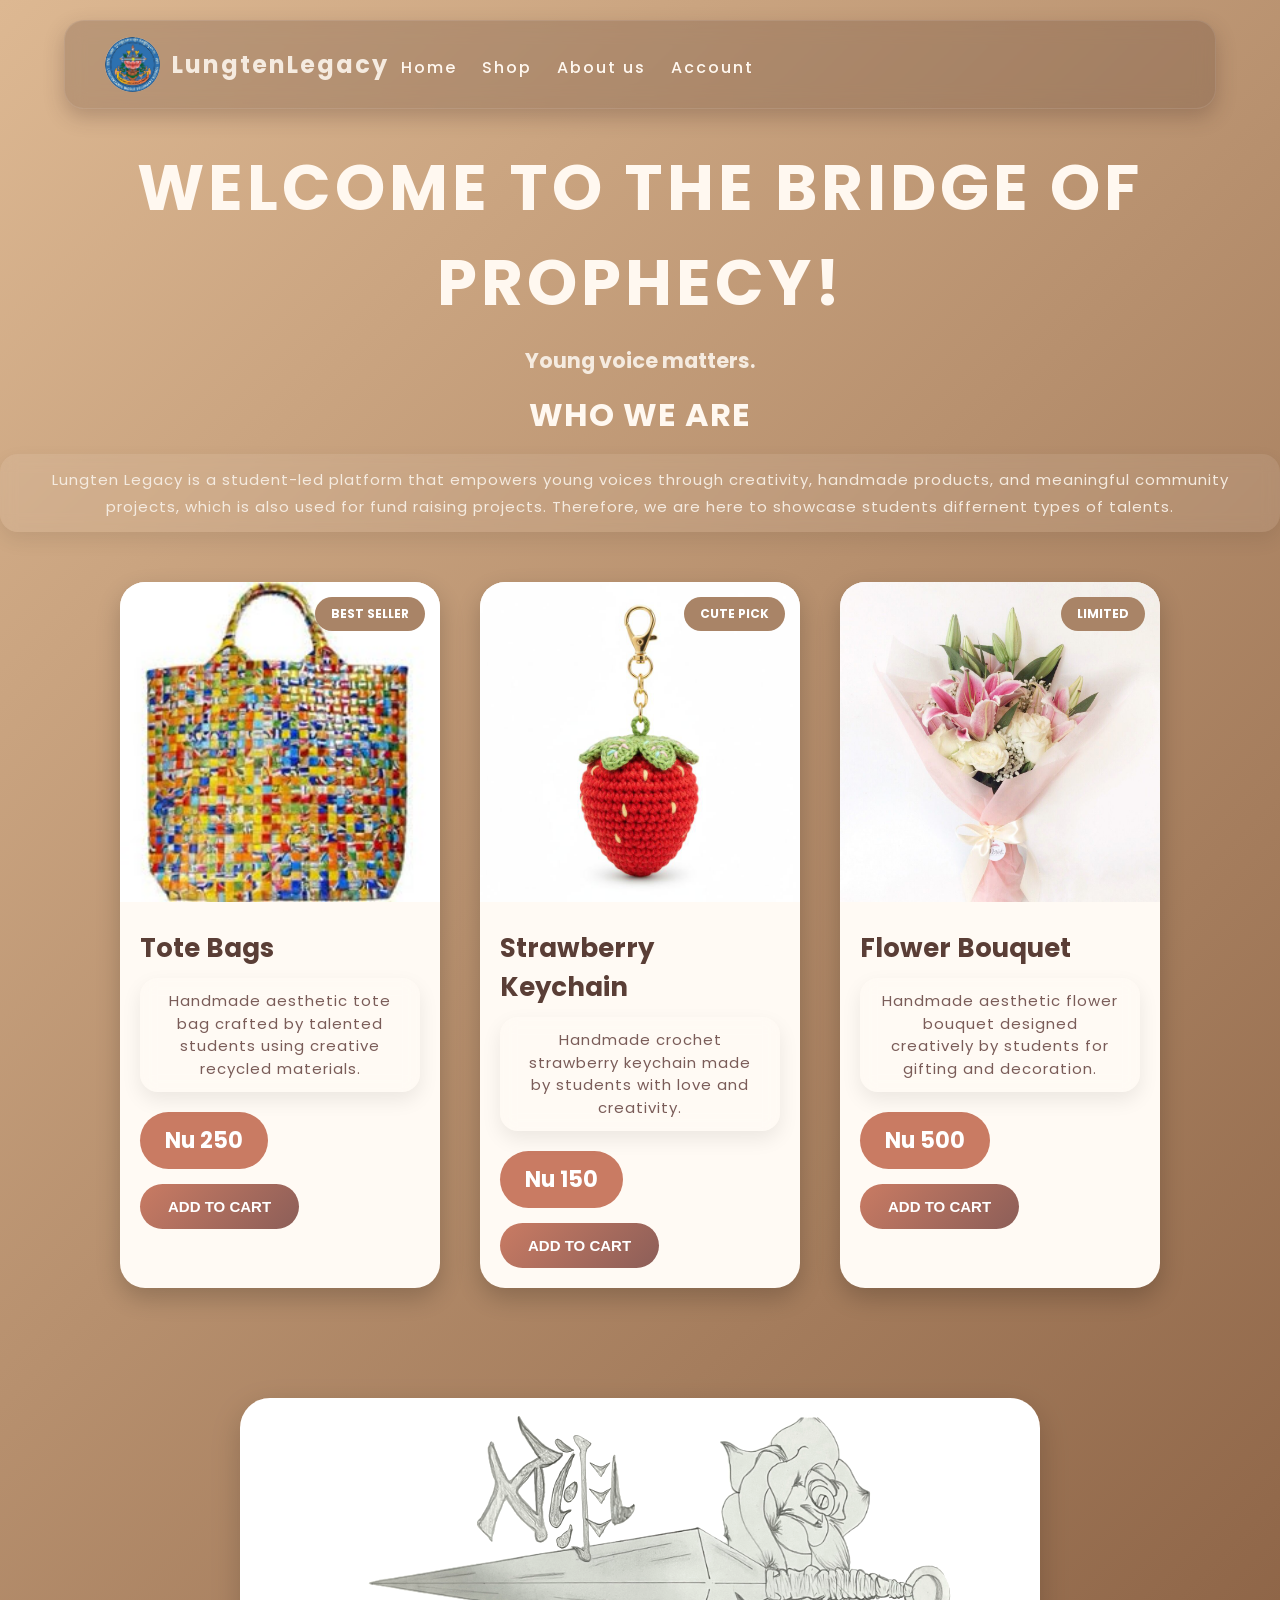
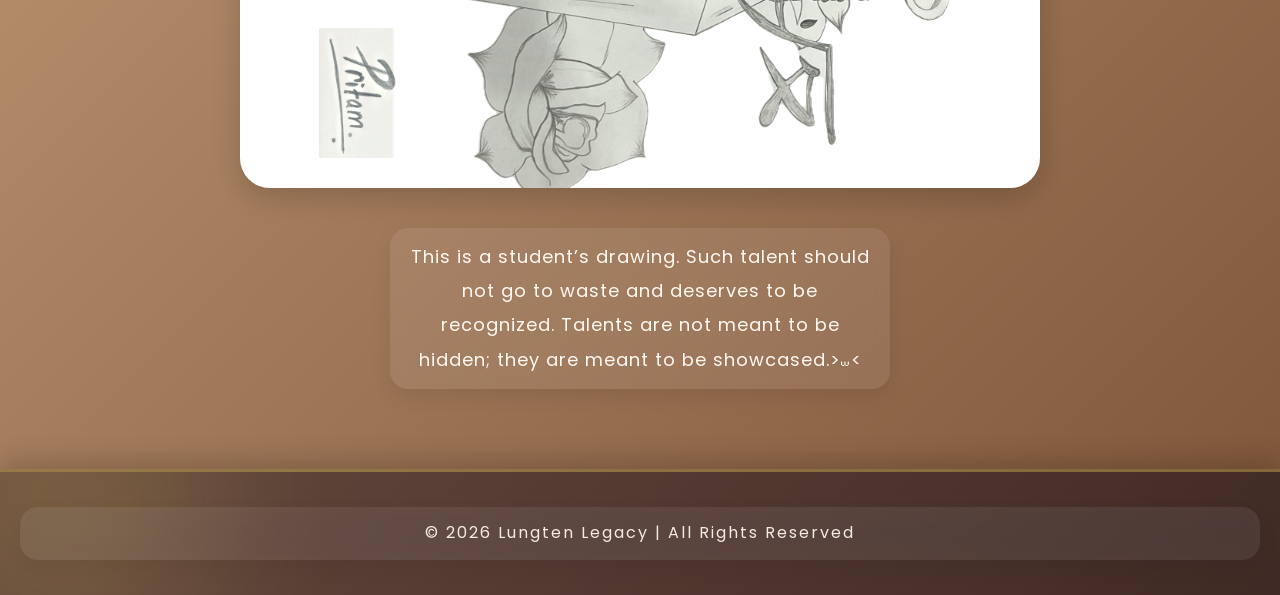
<file: index.html>
<!DOCTYPE html>
<html>
    <head>
        <meta charset="utf-8">
        <title>Lungten Legacy</title>
        <link href="ccd.css" rel="stylesheet">
    </head>
    <body>
        <h1>WELCOME TO THE BRIDGE OF PROPHECY!</h1>
        <h2>Young voice matters.</h2>
        <nav class="navbar">
             <div class="logo">

        <img src="images/lzmss.jpg"alt Lungten Legacy">

    
        <div class="logo">LungtenLegacy</div>
            <ul class="nav-links">
                <li><a href="index.html">Home</a></li>
                <li><a href="shop.html">Shop</a></li>
                <li><a href="about us.html">About us</a></li>
                <li><a href="account.html">Account</a></li>
            </ul>
        </nav>

    </div>


    
<section class="info-section">

    <div class="info-container">

        <div class="info-card">
            <h2>Who We Are</h2>

            <p>
                Lungten Legacy is a student-led platform that empowers
                young voices through creativity, handmade products,
                and meaningful community projects, which is also used
                for fund raising projects. Therefore, we are here to 
                showcase students differnent types of talents.
            </p>
            
        </div>


<div class="product-container">

    <!-- PRODUCT 1 -->

    <div class="product-card">

        <div class="product-image">
            <img src="images/1a2729b138f1a10778e9dfbd4527bf86 (1).jpg" alt="Tote Bags">
            <span class="tag">BEST SELLER</span>
        </div>

        <div class="product-content">

            <h3>Tote Bags</h3>

            <p>
                Handmade aesthetic tote bag crafted by talented students
                using creative recycled materials.
            </p>

            <div class="price">Nu 250</div>

            <div class="Addtocard">
                <button
                type="button"
                class="cart-btn"
                onclick="alert('Tote Bag Added To Cart!')">

                ADD TO CART

                </button>
            </div>

        </div>

    </div>



    <!-- PRODUCT 2 -->

    <div class="product-card">

        <div class="product-image">
            <img src="images/19b5188fc35bf6381f125c8ee6f1a38d.jpg" alt="Strawberry Keychain">
            <span class="tag">CUTE PICK</span>
        </div>

        <div class="product-content">

            <h3>Strawberry Keychain</h3>

            <p>
                Handmade crochet strawberry keychain made by students
                with love and creativity.
            </p>

            <div class="price">Nu 150</div>

            <div class="Addtocard">
                <button
                type="button"
                class="cart-btn"
                onclick="alert('Strawberry Keychain Added To Cart!')">

                ADD TO CART

                </button>
            </div>

        </div>

    </div>

    <!-- PRODUCT 3 -->

    <div class="product-card">

        <div class="product-image">
            <img src="images/b1fbb1e06d55cefb970261c81b5fe62f.jpg" alt="Flower Bouquet">
            <span class="tag">LIMITED</span>
        </div>

        <div class="product-content">

            <h3>Flower Bouquet</h3>

            <p>
                Handmade aesthetic flower bouquet designed creatively
                by students for gifting and decoration.
            </p>

            <div class="price">Nu 500</div>

            <div class="Addtocard">
                <button
                type="button"
                class="cart-btn"
                onclick="alert('Flower Bouquet Added To Cart!')">

                ADD TO CART

                </button>
            </div>

        </div>
 
    </div>

</div>
<div class="image-box">

    <img src="images/CFNT3364.JPG">
    <p>
        This is a student’s drawing. 
        Such talent should not go to waste and deserves to be recognized. 
        Talents are not meant to be hidden; they are meant to be showcased.>⩊<

    </p>

</div>



<footer class="footer-bar">

    <p>
        © 2026 Lungten Legacy | All Rights Reserved
    </p>

</footer>
</body>


</html>
</file>
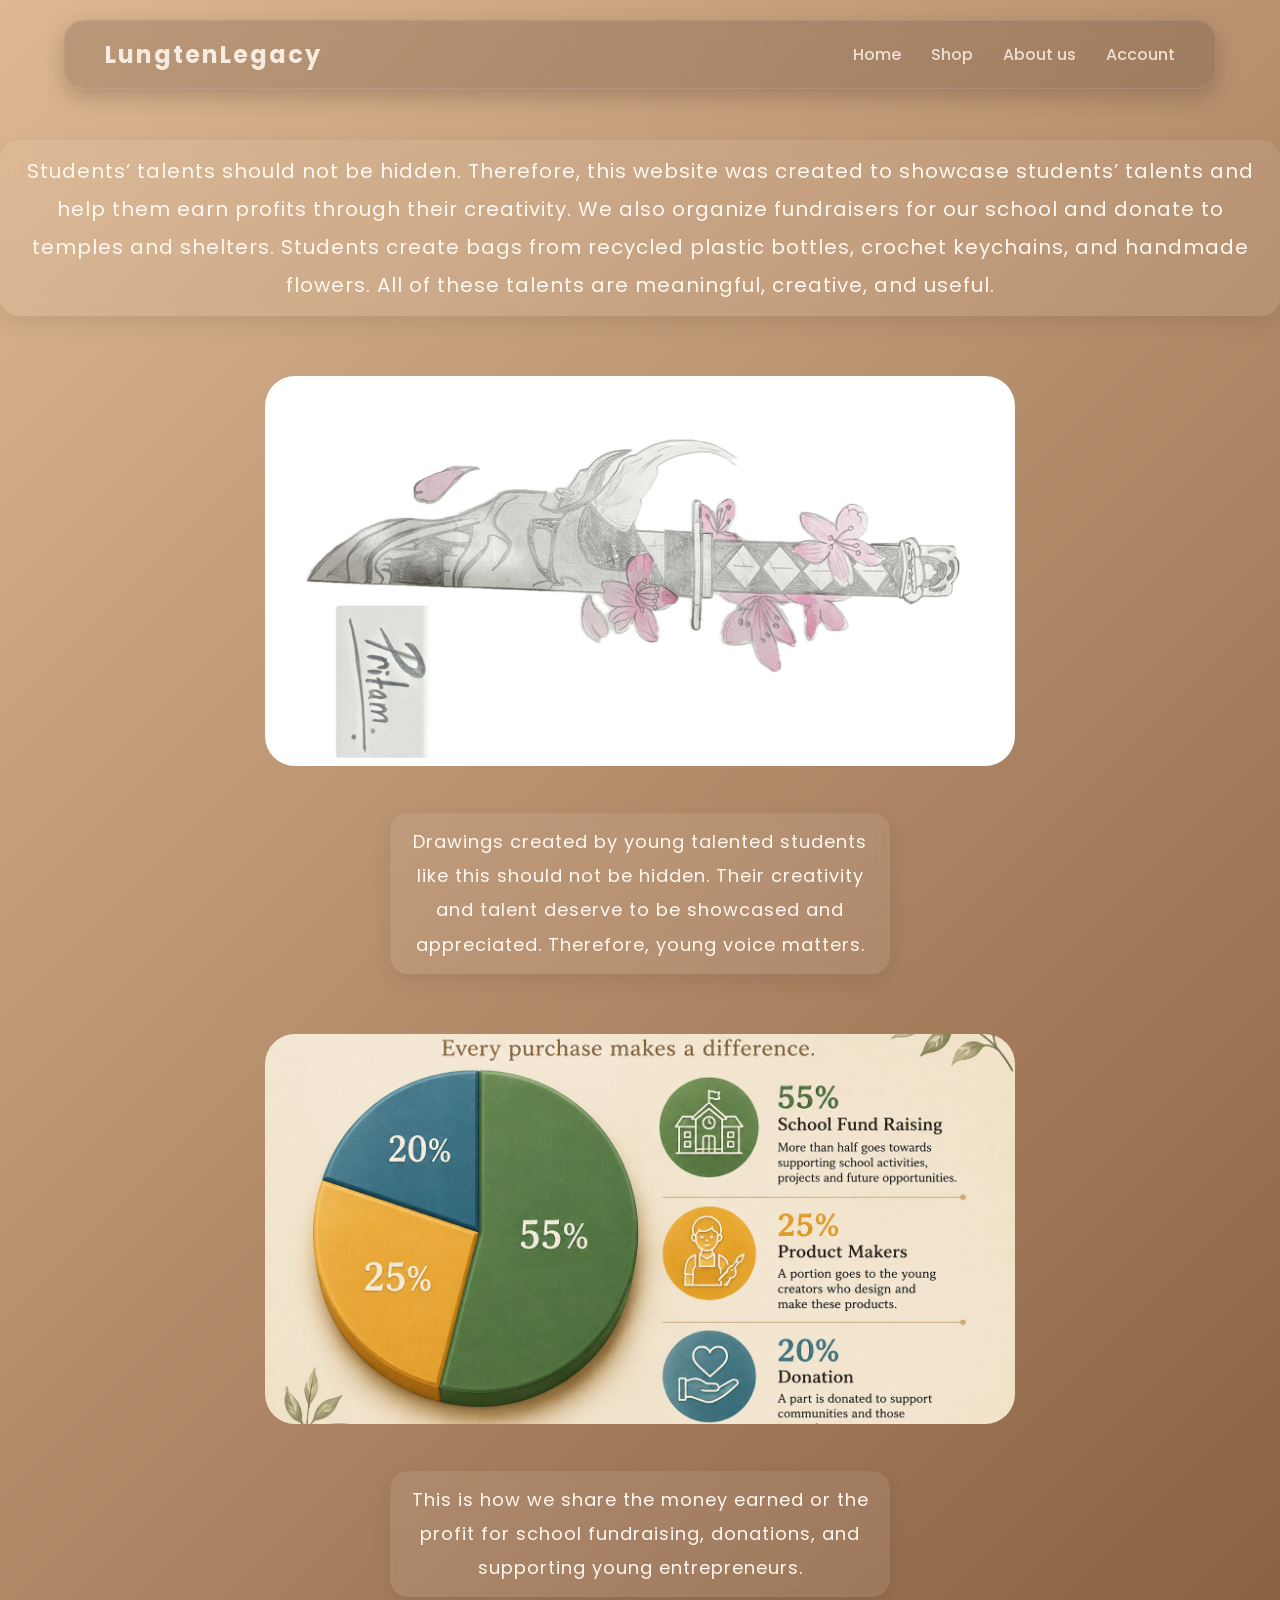
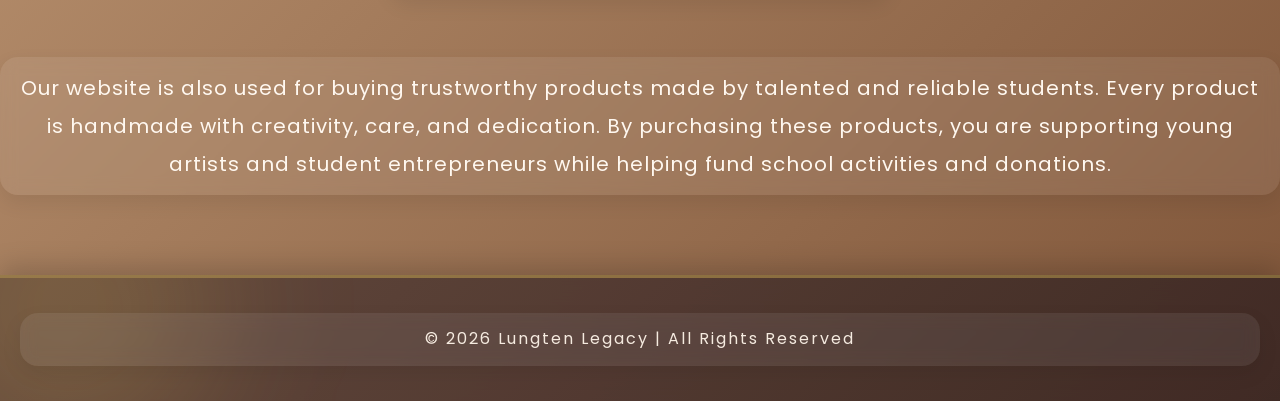
<file: about us.html>
<!DOCTYPE html>
<html>
    <head>
        <meta charset="utf-8">
        <title>Lungten Legacy</title>
        <link href="aboutus.css" rel="stylesheet">
    </head>
    <body>
        <nav class="navbar">
            <div class="logo">LungtenLegacy</div>
            <ul class="nav-links">
                <li><a href="index.html">Home</a></li>
                <li><a href="shop.html">Shop</a></li>
                <li><a href="about us.html">About us</a></li>
                <li><a href="account.html">Account</a></li>
            </ul>
        </nav>

        <p>
            Students’ talents should not be hidden. 
            Therefore, this website was created to showcase students’ 
            talents and help them earn profits through their creativity.
             We also organize fundraisers for our school and donate to 
             temples and shelters. Students create bags from recycled 
             plastic bottles, crochet keychains, and handmade flowers.
              All of these talents are meaningful, creative, and useful.
        </p>
        
    </body>
    
 <!-- FIRST IMAGE + TEXT -->

<div class="about-content">

    <div class="about-image-box">

        <img
        src="images/OAND2921.JPG"
        alt="Students Creativity"
        class="about-img">

    </div>

    <div class="about-text">

        <p>
            Drawings created by young talented students like this should not be hidden. Their creativity and talent deserve to be showcased and appreciated. Therefore, young voice matters.
        </p>

    </div>

</div>

<!-- SECOND IMAGE + TEXT -->

<div class="about-content">

    <div class="about-image-box">

        <img
        src="images/HAPPY.png"
        alt="Students Creativity"
        class="about-img">

    </div>

    <div class="about-text">

        <p>
            This is how we share the money earned or the profit
            for school fundraising, donations,
            and supporting young entrepreneurs.
        </p>

    </div>

</div>
<P>
    Our website is also used for buying trustworthy products
            made by talented and reliable students. Every product is
            handmade with creativity, care, and dedication.
            By purchasing these products, you are supporting
            young artists and student entrepreneurs while helping
            fund school activities and donations.

</P>
     <footer class="footer-bar">

    <p>
        © 2026 Lungten Legacy | All Rights Reserved
    </p>

</footer>
</body>
        

</head>

<body>
</html>
</file>
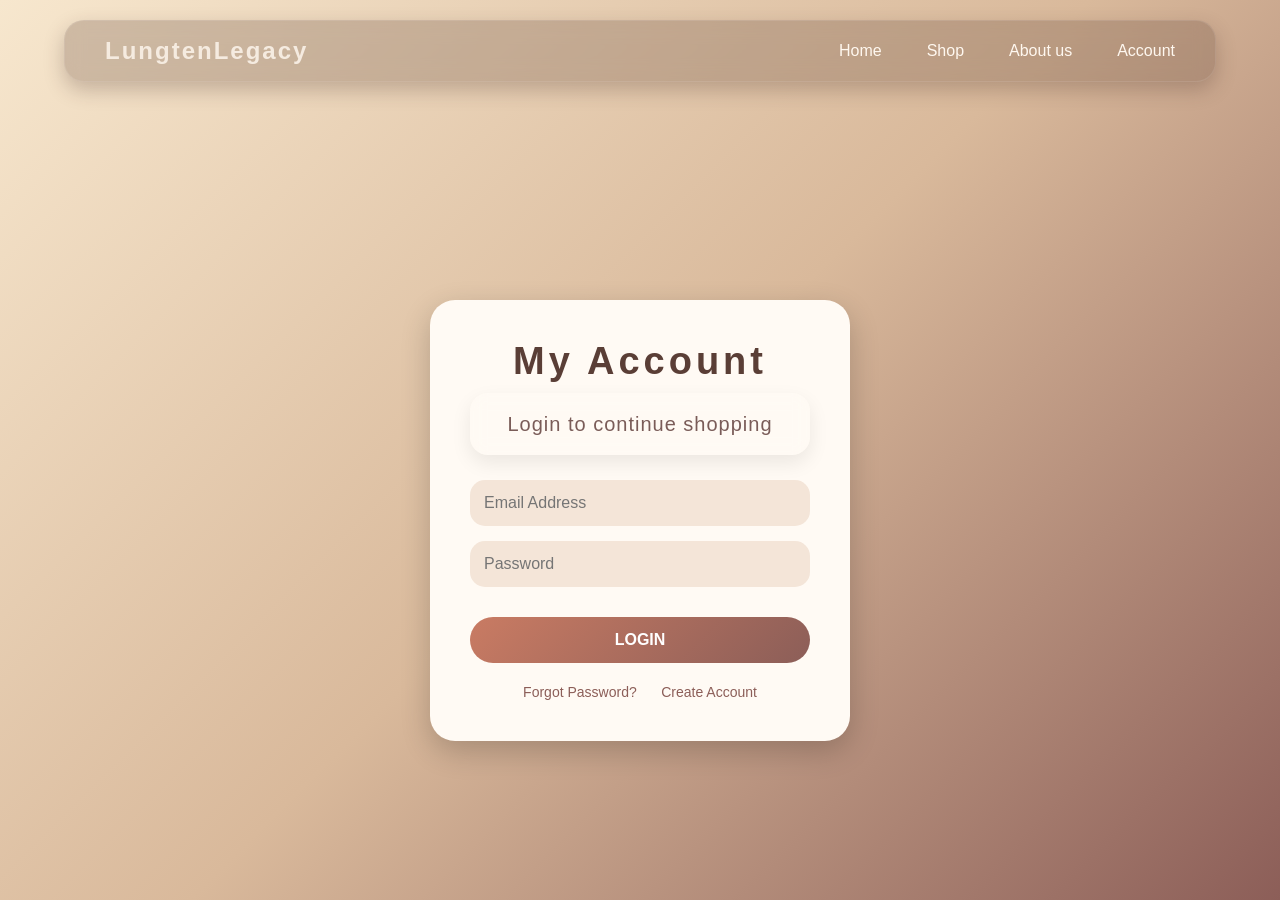
<file: account.html>
<!DOCTYPE html>
<html>
    <head>
        <meta charset="utf-8">
        <title>Lungten Legacy</title>
        <link href="ccd.css" rel="stylesheet">
    </head>
    <body>
        <nav class="navbar">
            <div class="logo">LungtenLegacy</div>
            <ul class="nav-links">
                <li><a href="index.html">Home</a></li>
                <li><a href="shop.html">Shop</a></li>
                <li><a href="about us.html">About us</a></li>
                <li><a href="account.html">Account</a></li>
            </ul>
        </nav>
        <div class="account-container">

    <h1>My Account</h1>
    <p>Login to continue shopping</p>

    <form>

        <div class="input-box">
            <input type="email" placeholder="Email Address" required>
        </div>

        <div class="input-box">
            <input type="password" placeholder="Password" required>
        </div>

        <button type="submit" class="login-btn">
            LOGIN
        </button>

    </form>

    <div class="extra-links">
        <a href="#">Forgot Password?</a>
        <a href="#">Create Account</a>
    </div>

</div>
    </body>
<style>

*{
    margin:0;
    padding:0;
    box-sizing:border-box;
    font-family:Arial, sans-serif;
}

body{
    min-height:100vh;
    display:flex;
    justify-content:center;
    align-items:center;
    background:linear-gradient(135deg, #f7e7ce, #d9b99b, #8c5e58);
}

.account-container{
    width:90%;
    max-width:420px;
    background:#fffaf4;
    padding:40px;
    border-radius:25px;
    box-shadow:0 10px 30px rgba(0,0,0,0.2);
    text-align:center;
}

h1{
    color:#5a3e36;
    margin-bottom:10px;
    font-size:38px;
}

p{
    color:#7a5c58;
    margin-bottom:25px;
}

.input-box{
    width:100%;
    margin:15px 0;
}

.input-box input{
    width:100%;
    padding:14px;
    border:none;
    outline:none;
    border-radius:15px;
    background:#f4e5d8;
    font-size:16px;
    color:#5a3e36;
}

.input-box input:focus{
    background:#ecd2bf;
}

.login-btn{
    width:100%;
    margin-top:15px;
    padding:14px;
    border:none;
    border-radius:50px;
    background:linear-gradient(135deg, #c97b63, #8c5e58);
    color:white;
    font-size:16px;
    font-weight:bold;
    cursor:pointer;
    transition:0.3s;
}

.login-btn:hover{
    transform:translateY(-4px) scale(1.03);
    box-shadow:0 8px 20px rgba(0,0,0,0.25);
}

.extra-links{
    margin-top:20px;
}

.extra-links a{
    text-decoration:none;
    color:#8c5e58;
    margin:0 10px;
    font-size:14px;
    transition:0.3s;
}

.extra-links a:hover{
    color:#c97b63;
}

nav{
    position:absolute;
    top:20px;
    right:30px;
}

nav a{
    text-decoration:none;
    margin-left:20px;
    color:#fffaf4;
    font-weight:bold;
    transition:0.3s;
}

nav a:hover{
    color:#f7c59f;
}

</style>
    
</html>
</file>
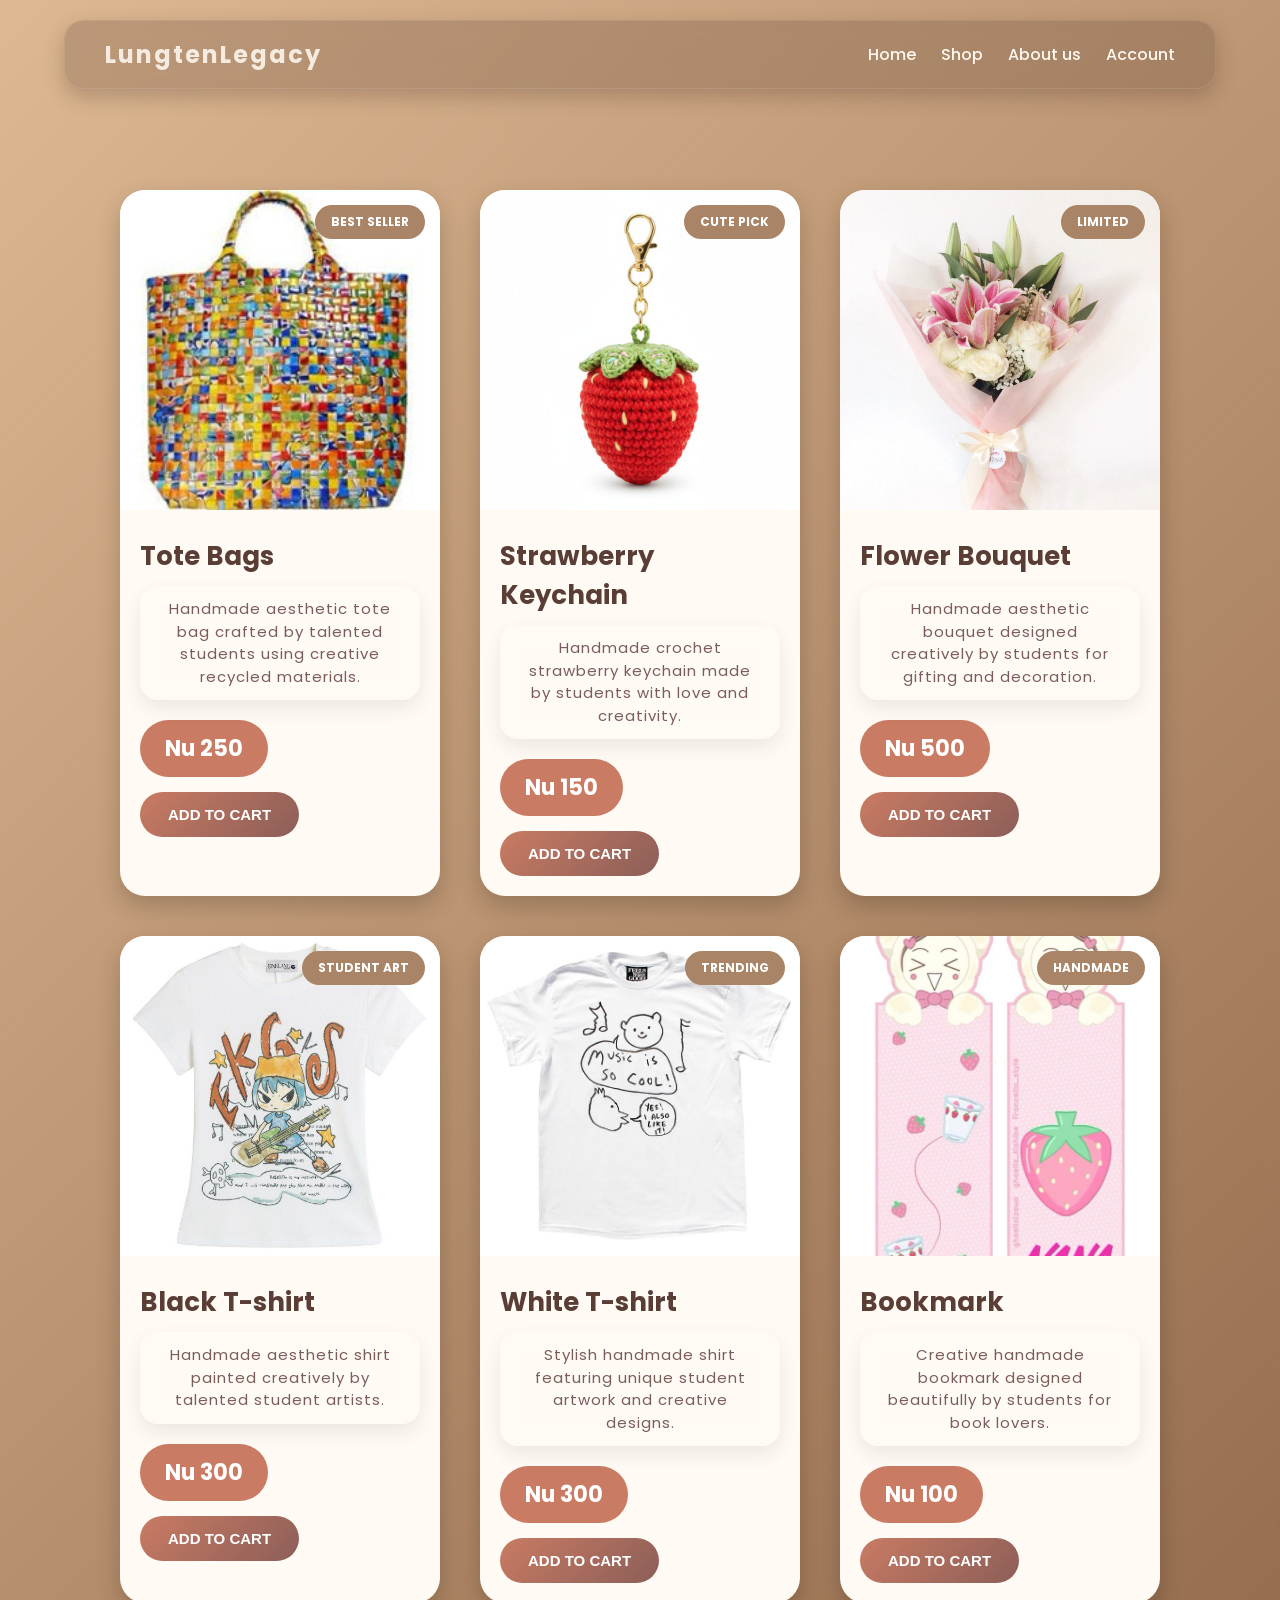
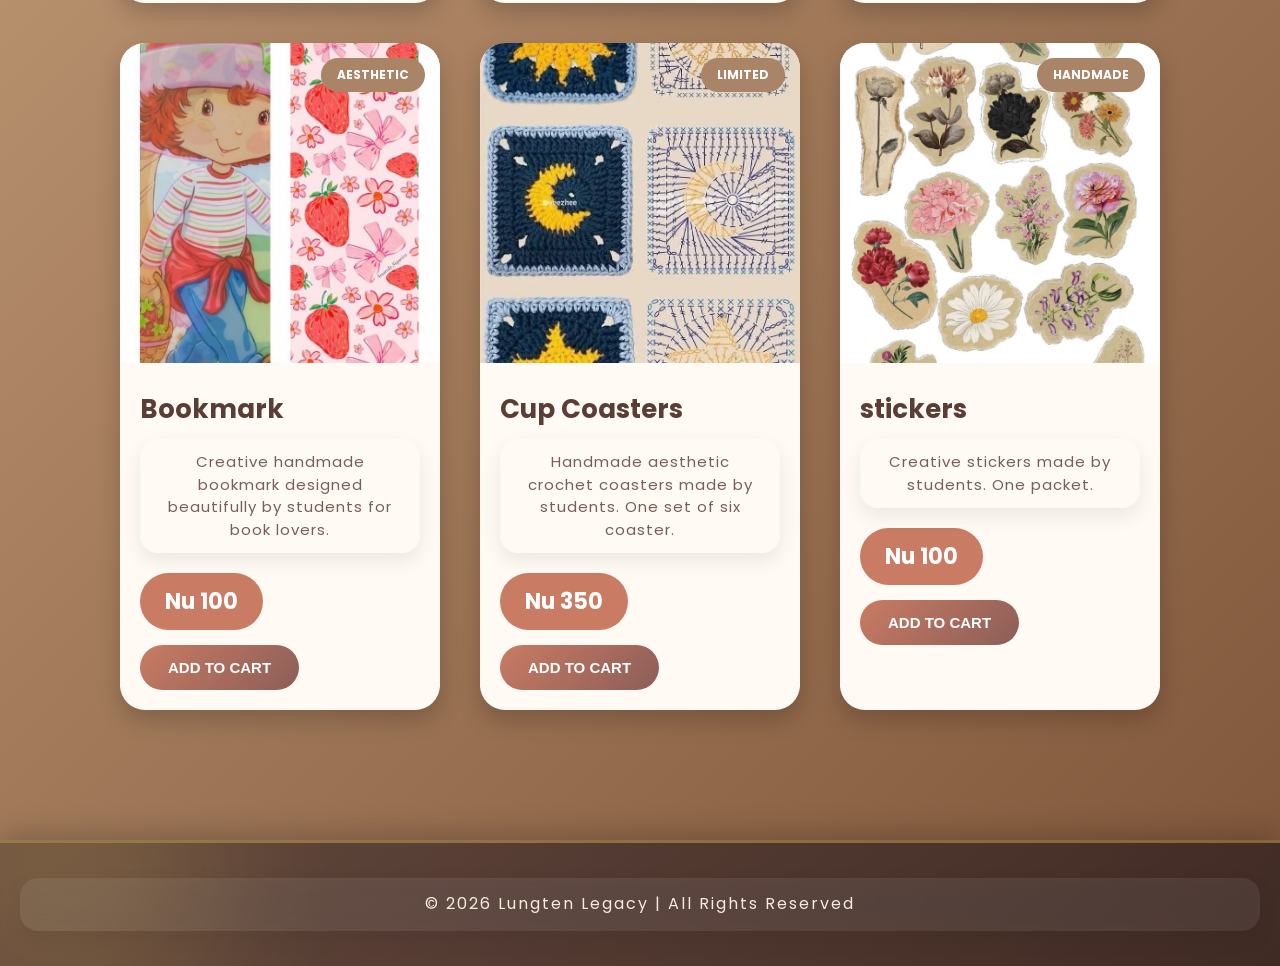
<file: shop.html>
<!DOCTYPE html>
<html>
    <head>
        <meta charset="utf-8">
        <title>Lungten Legacy</title>
        <link href="ccd.css" rel="stylesheet">
    </head>
    <body>

        <nav class="navbar">
            <div class="logo">LungtenLegacy</div>
            <ul class="nav-links">
                <li><a href="index.html">Home</a></li>
                <li><a href="shop.html">Shop</a></li>
                <li><a href="about us.html">About us</a></li>
                <li><a href="account.html">Account</a></li>
            </ul>
        </nav>
    </body>
       

       <div class="product-container">

        <!-- PRODUCT 1 -->

        <div class="product-card">

            <div class="product-image">

                <img src="images/1a2729b138f1a10778e9dfbd4527bf86 (1).jpg" alt="Tote Bags">

                <span class="tag">BEST SELLER</span>

            </div>

            <div class="product-content">

                <h3>Tote Bags</h3>

                <p>
                    Handmade aesthetic tote bag crafted by talented students
                    using creative recycled materials.
                </p>

                <div class="price">Nu 250</div>

                <button
                    type="button"
                    class="cart-btn"
                    onclick="alert('Tote Bag Added To Cart!')">

                    ADD TO CART

                </button>

            </div>

        </div>

        <!-- PRODUCT 2 -->

        <div class="product-card">

            <div class="product-image">

                <img src="images/19b5188fc35bf6381f125c8ee6f1a38d.jpg" alt="Strawberry Keychain">

                <span class="tag">CUTE PICK</span>

            </div>

            <div class="product-content">

                <h3>Strawberry Keychain</h3>

                <p>
                    Handmade crochet strawberry keychain made by students
                    with love and creativity.
                </p>

                <div class="price">Nu 150</div>

                <button
                    type="button"
                    class="cart-btn"
                    onclick="alert('Strawberry Keychain Added To Cart!')">

                    ADD TO CART

                </button>

            </div>

        </div>

        <!-- PRODUCT 3 -->

        <div class="product-card">

            <div class="product-image">

                <img src="images/b1fbb1e06d55cefb970261c81b5fe62f.jpg" alt="Flower Bouquet">

                <span class="tag">LIMITED</span>

            </div>

            <div class="product-content">

                <h3>Flower Bouquet</h3>

                <p>
                    Handmade aesthetic bouquet designed creatively
                    by students for gifting and decoration.
                </p>

                <div class="price">Nu 500</div>

                <button
                    type="button"
                    class="cart-btn"
                    onclick="alert('Flower Bouquet Added To Cart!')">

                    ADD TO CART

                </button>

            </div>

        </div>

        <!-- PRODUCT 4 -->

        <div class="product-card">

            <div class="product-image">

                <img src="images/cheymayi.jpg" alt="Black T-shirt">

                <span class="tag">STUDENT ART</span>

            </div>

            <div class="product-content">

                <h3>Black T-shirt</h3>

                <p>
                    Handmade aesthetic shirt painted creatively
                    by talented student artists.
                </p>

                <div class="price">Nu 300</div>

                <button
                    type="button"
                    class="cart-btn"
                    onclick="alert('Successfully Added To Cart!')">

                    ADD TO CART

                </button>

            </div>

        </div>

        <!-- PRODUCT 5 -->

        <div class="product-card">

            <div class="product-image">

                <img src="images/whitetee.jpg" alt="White T-shirt">

                <span class="tag">TRENDING</span>

            </div>

            <div class="product-content">

                <h3>White T-shirt</h3>

                <p>
                    Stylish handmade shirt featuring unique
                    student artwork and creative designs.
                </p>

                <div class="price">Nu 300</div>

                <button
                    type="button"
                    class="cart-btn"
                    onclick="alert('Successfully Added To Cart!')">

                    ADD TO CART

                </button>

            </div>

        </div>

        <!-- PRODUCT 6 -->

        <div class="product-card">

            <div class="product-image">

                <img src="images/t.jpg" alt="Bookmark">

                <span class="tag">HANDMADE</span>

            </div>

            <div class="product-content">

                <h3>Bookmark</h3>

                <p>
                    Creative handmade bookmark designed beautifully
                    by students for book lovers.
                </p>

                <div class="price">Nu 100</div>

                <button
                    type="button"
                    class="cart-btn"
                    onclick="alert('Bookmark Added To Cart!')">

                    ADD TO CART

                </button>

            </div>

        </div>

        <!-- PRODUCT 7 -->

        <div class="product-card">

            <div class="product-image">

                <img src="images/straw.jpg" alt="Crochet Strawberry">

                <span class="tag">AESTHETIC</span>

            </div>

            <div class="product-content">

                <h3>Bookmark</h3>

                <p>
                    Creative handmade bookmark designed beautifully
                    by students for book lovers.
                </p>

                <div class="price">Nu 100</div>

                <button
                    type="button"
                    class="cart-btn"
                    onclick="alert('Bookmark Added To Cart!')">

                    ADD TO CART

                </button>

            </div>

        </div>
        <div class="product-card">

            <div class="product-image">

                <img src="images/coasters.jpg" alt="Flower Bouquet">

                <span class="tag">LIMITED</span>

            </div>

            <div class="product-content">

                <h3>Cup Coasters</h3>

                <p>
                    Handmade aesthetic crochet coasters 
                    made by students. One set of six coaster.
                </p>

                <div class="price">Nu 350</div>

                <button
                    type="button"
                    class="cart-btn"
                    onclick="alert('Cup coaster added to cart!')">

                    ADD TO CART

                </button>

            </div>

        </div>
         <div class="product-card">

            <div class="product-image">

                <img src="images/stickers.jpg" alt="stickers">

                <span class="tag">HANDMADE</span>

            </div>

            <div class="product-content">

                <h3>stickers</h3>

                <p>
                    Creative stickers made by students.
                    One packet.
                </p>

                <div class="price">Nu 100</div>

                <button
                    type="button"
                    class="cart-btn"
                    onclick="alert('stickers Added To Cart!')">

                    ADD TO CART

                </button>

            </div>

        </div>

    </div>

<footer class="footer-bar">

    <p>
        © 2026 Lungten Legacy | All Rights Reserved
    </p>

</footer>
</body>
</html>
</file>
<file: ccd.css>
/* =========================
   GOOGLE FONT
========================= */

@import url('https://fonts.googleapis.com/css2?family=Poppins:wght@300;500;600;700&display=swap');

/* =========================
   RESET
========================= */

*{
    margin:0;
    padding:0;
    box-sizing:border-box;
}

/* =========================
   BODY
========================= */

body{

    font-family:'Poppins', sans-serif;

    /* FIXED SCROLL ISSUE */
    min-height:100vh;

    /* REMOVE THIS:
       overflow:hidden;
       display:flex;
       align-items:center;
       justify-content:center;
    */

    overflow-x:hidden;

    background:linear-gradient(
        -45deg,
        #d8c3a5,
        #e6ccb2,
        #b08968,
        #7f5539,
        #ddb892
    );

    background-size:400% 400%;

    animation:vintageFlow 12s ease infinite;

    padding-top:140px;
}

/* =========================
   BACKGROUND ANIMATION
========================= */

@keyframes vintageFlow{

    0%{
        background-position:0% 50%;
    }

    50%{
        background-position:100% 50%;
    }

    100%{
        background-position:0% 50%;
    }
}

/* =========================
   HEADER TEXT
========================= */

.main-title{

    font-size:4rem;

    color:#fff8f0;

    letter-spacing:4px;

    text-align:center;

    transition:0.5s ease;

    cursor:pointer;
}

.main-title:hover{

    color:#ffe8cc;

    transform:scale(1.05);

    text-shadow:
        0 0 10px #ddb892,
        0 0 20px #b08968,
        0 0 40px #7f5539;
}

.sub-title{

    margin-top:15px;

    font-size:1.3rem;

    color:#f5ebe0;

    text-align:center;

    transition:0.4s ease;

    cursor:pointer;
}

.sub-title:hover{

    color:#fff1e6;

    letter-spacing:3px;

    transform:translateY(-4px);
}

/* =========================
   NAVBAR
========================= */

nav{

    width:90%;

    padding:16px 40px;

    display:flex;

    justify-content:space-between;

    align-items:center;

    position:fixed;

    top:20px;

    left:50%;

    transform:translateX(-50%);

    z-index:1000;

    border-radius:20px;

    background:rgba(93,64,55,0.25);

    backdrop-filter:blur(10px);

    border:1px solid rgba(255,255,255,0.1);

    box-shadow:0 8px 20px rgba(62,39,35,0.25);
}

.logo{

    font-size:1.5rem;

    font-weight:700;

    letter-spacing:2px;

    color:#f5ebe0;

    cursor:pointer;

    transition:0.4s ease;
}

.logo:hover{

    color:#ddb892;

    text-shadow:
        0 0 10px #ddb892,
        0 0 20px #b08968;
}

/* =========================
   NAV LINKS
========================= */

nav ul{

    display:flex;

    gap:30px;

    list-style:none;
}

nav ul li a{

    text-decoration:none;

    color:#ede0d4;

    font-size:1rem;

    font-weight:500;

    position:relative;

    transition:0.4s ease;
}

nav ul li a::after{

    content:"";

    position:absolute;

    left:0;

    bottom:-5px;

    width:0%;

    height:2px;

    border-radius:10px;

    background:linear-gradient(
        90deg,
        #ddb892,
        #b08968,
        #7f5539
    );

    transition:0.4s ease;
}

nav ul li a:hover{

    color:#ffe8d6;

    letter-spacing:1px;

    text-shadow:0 0 8px #ddb892;
}

nav ul li a:hover::after{

    width:100%;
}

/* =========================
   PRODUCT CONTAINER
========================= */

.product-container{

    width:100%;

    display:flex;

    flex-wrap:wrap;

    justify-content:center;

    gap:40px;

    padding:50px;
}

/* =========================
   PRODUCT CARD
========================= */

.product-card{

    width:320px;

    background:#fffaf4;

    border-radius:25px;

    overflow:hidden;

    box-shadow:0 10px 25px rgba(0,0,0,0.2);

    transition:0.4s;
}

.product-card:hover{

    transform:translateY(-10px);

    box-shadow:0 15px 35px rgba(0,0,0,0.3);
}

/* =========================
   PRODUCT IMAGE
========================= */

.product-image{

    position:relative;
}

.product-image img{

    width:100%;

    height:320px;

    object-fit:cover;

    transition:0.5s ease;
}

.product-image img:hover{

    transform:scale(1.05);
}

/* =========================
   TAG
========================= */

.tag{

    position:absolute;

    top:15px;

    right:15px;

    background:#a98467;

    color:white;

    padding:8px 16px;

    border-radius:30px;

    font-size:12px;

    font-weight:bold;
}

/* =========================
   PRODUCT CONTENT
========================= */

.product-content{

    padding:20px;

    text-align:justify;
}

.product-content h3{

    font-size:26px;

    color:#5a3e36;

    margin-bottom:10px;
}

.product-content p{

    color:#7a5c58;

    font-size:15px;

    margin-bottom:20px;

    line-height:1.5;
}

/* =========================
   PRICE
========================= */

.price{

    display:inline-block;

    background:#c97b63;

    color:white;

    padding:12px 25px;

    border-radius:50px;

    font-size:22px;

    font-weight:bold;

    margin-bottom:15px;

    transition:0.3s;
}

.price:hover{

    background:#8c5e58;

    transform:scale(1.08);
}

/* =========================
   BUTTON
========================= */

.cart-btn{

    padding:14px 28px;

    border:none;

    border-radius:50px;

    background:linear-gradient(
        135deg,
        #c97b63,
        #8c5e58
    );

    color:white;

    font-size:15px;

    font-weight:bold;

    cursor:pointer;

    transition:0.3s;
}

.cart-btn:hover{

    transform:translateY(-4px) scale(1.05);

    box-shadow:0 10px 20px rgba(0,0,0,0.25);
}
@keyframes fadeUp{

    from{
        opacity:0;
        transform:translateY(40px);
    }

    to{
        opacity:1;
        transform:translateY(0);
    }
}
h1{ 
    font-size:4rem; 
    color:#fff8f0; 
    letter-spacing:4px; 
    transition:0.5s ease;
     cursor:pointer; 
     text-align: center;
     animation:fadeUp 1s ease;
 } /* HOVER EFFECT */ 
    
 h1:hover{ 
    color:#ffe8cc;
     transform: scale(1.08); 
     text-shadow: 0 0 10px #ddb892, 0 0 20px #b08968, 0 0 40px #7f5539;

 } /* H2 */ 
 h2{ 
    margin-top:15px;
     font-size:1.3rem; 
     color:#f5ebe0; transition:0.4s ease; cursor:pointer;
     text-align: center;
 } 
 h2:hover{ 
    color:#fff1e6; 
    letter-spacing:3px;
     transform:translateY(-4px);
 }
 /* H2 STYLE */

.info-card h2{

    color:#fff8f0;

    font-size:2rem;

    margin-bottom:15px;
    text-align: center;

    letter-spacing:1px;

    text-transform:uppercase;

    transition:0.4s ease;
}

/* H2 HOVER */

.info-card h2:hover{

    color:#ddb892;

    letter-spacing:3px;

    text-shadow:
        0 0 10px rgba(221,184,146,0.6);
}

/* PARAGRAPH STYLE */

.info-card p{

    color:#f5ebe0;

    font-size:15px;

    line-height:1.8;
    text-align: center;

    transition:0.4s ease;
}

/* PARAGRAPH HOVER */

.info-card p:hover{

    color:#fff8f0;

    transform:translateY(-3px);
}
/* =========================
   FOOTER BAR
========================= */

/* =========================
   INTERACTIVE VINTAGE FOOTER
========================= */

.footer-bar{

    width:100%;

    min-height:120px;

    background:
    linear-gradient(
    135deg,
    rgba(96,70,60,0.95),
    rgba(60,40,35,0.95));

    backdrop-filter:blur(12px);

    text-align:center;

    padding:35px 20px;

    margin-top:80px;

    position:relative;

    overflow:hidden;

    border-top:
    3px solid rgba(255,217,102,0.35);

    box-shadow:
    0 -8px 25px rgba(0,0,0,0.18);

    animation:footerFade 1.5s ease;
}

/* GLOW EFFECT */

.footer-bar::before{

    content:"";

    position:absolute;

    width:300px;
    height:300px;

    background:rgba(255,217,102,0.15);

    border-radius:50%;

    top:-120px;
    left:-80px;

    filter:blur(70px);

    animation:glowMove 8s infinite alternate ease-in-out;
}

/* SHINE EFFECT */

.footer-bar::after{

    content:"";

    position:absolute;

    width:200%;
    height:100%;

    background:
    linear-gradient(
    to right,
    transparent,
    rgba(255,255,255,0.08),
    transparent);

    top:0;
    left:-200%;

    transform:skewX(-25deg);

    animation:shine 8s infinite linear;
}

/* =========================
   FOOTER TEXT
========================= */

.footer-bar p{

    color:#f5ebe0;

    font-size:16px;

    letter-spacing:2px;

    line-height:1.8;

    position:relative;

    z-index:2;

    transition:0.5s;
}

/* TEXT HOVER */

.footer-bar p:hover{

    color:#FFD966;

    letter-spacing:3px;

    transform:scale(1.03);
}

/* =========================
   ANIMATIONS
========================= */

@keyframes footerFade{

    from{
        opacity:0;
        transform:translateY(50px);
    }

    to{
        opacity:1;
        transform:translateY(0);
    }
}

@keyframes glowMove{

    0%{
        transform:translateX(0px);
    }

    100%{
        transform:translateX(120px);
    }
}

@keyframes shine{

    0%{
        left:-200%;
    }

    100%{
        left:200%;
    }
}
/* =========================
   IMAGE STYLE
========================= */

.image-box img{

    width:800px;

    height: 390px;

    object-fit:cover;

    border-radius:30px;



    margin:auto;

    /* SOFT EDGE */

    box-shadow:
        0 10px 30px rgba(0,0,0,0.18);

    /* CLEAR IMAGE */

    filter:
        brightness(1.05)
        contrast(1.05)
        saturate(1.1);

    /* SMOOTH ANIMATION */

    animation:zoomImage 10s ease-in-out infinite;
}

/* =========================
   ZOOM IN & OUT
========================= */

@keyframes zoomImage{

    0%{
        transform:scale(1);
    }

    50%{
        transform:scale(1.08);
    }

    100%{
        transform:scale(1);
    }
}
p{
    text-align:center;

    font-size:20px;

    line-height:1.9;

    color:#FFF8F0;

    letter-spacing:1px;

    padding:12px 20px;

    transition:0.5s ease;

    cursor:default;

    animation:fadeUp 1.2s ease;

    background:rgba(255,255,255,0.08);

    backdrop-filter:blur(8px);

    border-radius:18px;

    box-shadow:
    0 8px 20px rgba(0,0,0,0.08);
}

/* PARAGRAPH HOVER */

p:hover{
    transform:
    translateY(-5px)
    scale(1.02);

    letter-spacing:2px;

    background:rgba(255,255,255,0.12);

    box-shadow:
    0 12px 25px rgba(255,217,102,0.2);
}
/* =========================
   ABOUT IMAGE ONLY
========================= */

.about-img{

    width: 750px;

    height:390px;

    object-fit:cover;

    border-radius:30px;

    transition:0.7s ease;

    cursor:pointer;

    animation:
    floatImage 5s infinite ease-in-out,
    glowImage 4s infinite alternate;
}

/* IMAGE HOVER */

.about-img:hover{

    transform:
    scale(1.08)
    rotate(-2deg);

    filter:
    brightness(1.08);

    box-shadow:
    0 20px 40px rgba(255,217,102,0.35),
    0 0 35px rgba(123,174,158,0.35);
}

/* =========================
   ANIMATIONS
========================= */

@keyframes floatImage{

    0%{
        transform:translateY(0px);
    }

    50%{
        transform:translateY(-15px);
    }

    100%{
        transform:translateY(0px);
    }
}

@keyframes glowImage{

    0%{
        box-shadow:
        0 10px 25px rgba(123,174,158,0.2);
    }

    100%{
        box-shadow:
        0 20px 45px rgba(255,217,102,0.35);
    }
}
h4{ 
    margin-top:15px;
     font-size:1.3rem; 
     color:#f5ebe0; transition:0.4s ease; cursor:pointer;
     text-align:right;
     align-content:space-around;
 } 
 h4:hover{ 
    color:#fff1e6; 
    letter-spacing:3px;
    transform:translateY(-4px);
 }
 /* H2 STYLE */
 /* =========================
   IMAGE + TEXT SECTION
========================= */

.image-box{

    display:flex;

    align-items:center;

    justify-content:center;

    gap:40px;

    flex-wrap:wrap;

    margin:60px 0;
}

/* =========================
   IMAGE
========================= */

/* =========================
   TEXT
========================= */

.image-box p{

    max-width:500px;

    color:#fff8f0;

    font-size:18px;

    line-height:1.9;

    letter-spacing:1px;
}

/* =========================
   IMAGE ANIMATION
========================= */

@keyframes zoomImage{

    0%{
        transform:scale(1);
    }

    50%{
        transform:scale(1.05);
    }

    100%{
        transform:scale(1);
    }
}
/* =========================
   NAVBAR
========================= */


/* =========================
   LOGO SECTION
========================= */

.logo{

    display:flex;

    align-items:center;

    gap:12px;
}

/* LOGO IMAGE */

.logo img{

    width:55px;

    height:55px;

    object-fit:cover;

    border-radius:50%;

    animation:logoFloat 4s ease-in-out infinite;
}

/* LOGO TEXT */

.logo span{

    color:#fff8f0;

    font-size:1.5rem;

    font-weight:bold;

    letter-spacing:2px;
}

/* =========================
   NAV LINKS
========================= */

.nav-links{

    display:flex;

    gap:25px;

    list-style:none;
}

.nav-links a{

    text-decoration:none;

    color:#fff8f0;

    font-size:16px;

    transition:0.3s;
}

.nav-links a:hover{

    color:#ddb892;
}

/* =========================
   LOGO ANIMATION
========================= */

@keyframes logoFloat{

    0%{
        transform:translateY(0px);
    }

    50%{
        transform:translateY(-6px);
    }

    100%{
        transform:translateY(0px);
    }
}
</file>
<file: aboutus.css>
/* =========================
   GOOGLE FONT
========================= */

@import url('https://fonts.googleapis.com/css2?family=Poppins:wght@300;500;600;700&display=swap');

/* =========================
   RESET
========================= */

*{
    margin:0;
    padding:0;
    box-sizing:border-box;
}

/* =========================
   BODY
========================= */

body{

    font-family:'Poppins', sans-serif;

    /* FIXED SCROLL ISSUE */
    min-height:100vh;

    /* REMOVE THIS:
       overflow:hidden;
       display:flex;
       align-items:center;
       justify-content:center;
    */

    overflow-x:hidden;

    background:linear-gradient(
        -45deg,
        #d8c3a5,
        #e6ccb2,
        #b08968,
        #7f5539,
        #ddb892
    );

    background-size:400% 400%;

    animation:vintageFlow 12s ease infinite;

    padding-top:140px;
}

/* =========================
   BACKGROUND ANIMATION
========================= */

@keyframes vintageFlow{

    0%{
        background-position:0% 50%;
    }

    50%{
        background-position:100% 50%;
    }

    100%{
        background-position:0% 50%;
    }
}

/* =========================
   HEADER TEXT
========================= */

.main-title{

    font-size:4rem;

    color:#fff8f0;

    letter-spacing:4px;

    text-align:center;

    transition:0.5s ease;

    cursor:pointer;
}

.main-title:hover{

    color:#ffe8cc;

    transform:scale(1.05);

    text-shadow:
        0 0 10px #ddb892,
        0 0 20px #b08968,
        0 0 40px #7f5539;
}

.sub-title{

    margin-top:15px;

    font-size:1.3rem;

    color:#f5ebe0;

    text-align:center;

    transition:0.4s ease;

    cursor:pointer;
}

.sub-title:hover{

    color:#fff1e6;

    letter-spacing:3px;

    transform:translateY(-4px);
}

/* =========================
   NAVBAR
========================= */

nav{

    width:90%;

    padding:16px 40px;

    display:flex;

    justify-content:space-between;

    align-items:center;

    position:fixed;

    top:20px;

    left:50%;

    transform:translateX(-50%);

    z-index:1000;

    border-radius:20px;

    background:rgba(93,64,55,0.25);

    backdrop-filter:blur(10px);

    border:1px solid rgba(255,255,255,0.1);

    box-shadow:0 8px 20px rgba(62,39,35,0.25);
}

.logo{

    font-size:1.5rem;

    font-weight:700;

    letter-spacing:2px;

    color:#f5ebe0;

    cursor:pointer;

    transition:0.4s ease;
}

.logo:hover{

    color:#ddb892;

    text-shadow:
        0 0 10px #ddb892,
        0 0 20px #b08968;
}

/* =========================
   NAV LINKS
========================= */

nav ul{

    display:flex;

    gap:30px;

    list-style:none;
}

nav ul li a{

    text-decoration:none;

    color:#ede0d4;

    font-size:1rem;

    font-weight:500;

    position:relative;

    transition:0.4s ease;
}

nav ul li a::after{

    content:"";

    position:absolute;

    left:0;

    bottom:-5px;

    width:0%;

    height:2px;

    border-radius:10px;

    background:linear-gradient(
        90deg,
        #ddb892,
        #b08968,
        #7f5539
    );

    transition:0.4s ease;
}

nav ul li a:hover{

    color:#ffe8d6;

    letter-spacing:1px;

    text-shadow:0 0 8px #ddb892;
}

nav ul li a:hover::after{

    width:100%;
}
.image-box img{

    width:800px;

    height: 390px;

    object-fit:cover;

    border-radius:30px;



    margin:auto;

    /* SOFT EDGE */

    box-shadow:
        0 10px 30px rgba(0,0,0,0.18);

    /* CLEAR IMAGE */

    filter:
        brightness(1.05)
        contrast(1.05)
        saturate(1.1);

    /* SMOOTH ANIMATION */

    animation:zoomImage 10s ease-in-out infinite;
}

/* =========================
   ZOOM IN & OUT
========================= */

@keyframes zoomImage{

    0%{
        transform:scale(1);
    }

    50%{
        transform:scale(1.08);
    }

    100%{
        transform:scale(1);
    }
}
p{
    text-align:center;

    font-size:20px;

    line-height:1.9;

    color:#FFF8F0;

    letter-spacing:1px;

    padding:12px 20px;

    transition:2s ease;

    cursor:default;

    animation:fadeUp 4s ease;

    background:rgba(255,255,255,0.08);

    backdrop-filter:blur(8px);

    border-radius:18px;

    box-shadow:
    0 8px 20px rgba(0,0,0,0.08);
}

/* PARAGRAPH HOVER */

p:hover{
    transform:
    translateY(-5px)
    scale(1.02);

    letter-spacing:2px;

    background:rgba(255,255,255,0.12);

    box-shadow:
    0 12px 25px rgba(255,217,102,0.2);
}
/* =========================
   IMAGE + TEXT LAYOUT
========================= */

.about-content{

    display:flex;

    align-items:center;

    justify-content:center;

    gap:40px;

    margin:60px 0;

    flex-wrap:wrap;
}

/* =========================
   IMAGE
========================= */

.about-img{

    width:320px;

    height:420px;

    object-fit:cover;

    border-radius:25px;

    animation:zoomImage 5s ease-in-out infinite;
}

/* =========================
   TEXT
========================= */

.about-text{

    max-width:500px;
}

.about-text p{

    color:#fff8f0;

    font-size:18px;

    line-height:1.9;
}

/* =========================
   IMAGE ANIMATION
========================= */

@keyframes zoomImage{

    0%{
        transform:scale(1);
    }

    50%{
        transform:scale(1.05);
    }

    100%{
        transform:scale(1);
    }
}
/* =========================
   ABOUT IMAGE ONLY
========================= */

.about-img{

    width: 750px;

    height:390px;

    object-fit:cover;

    border-radius:30px;

    transition:0.7s ease;

    cursor:pointer;

    animation:
    floatImage 5s infinite ease-in-out,
    glowImage 4s infinite alternate;
}

/* IMAGE HOVER */

.about-img:hover{
    filter:
    brightness(1.08);

    box-shadow:
    0 20px 40px rgba(255,217,102,0.35),
    0 0 35px rgba(123,174,158,0.35);
}

/* =========================
   ANIMATIONS
========================= */


@keyframes glowImage{

    0%{
        box-shadow:
        0 10px 25px rgba(123,174,158,0.2);
    }

    100%{
        box-shadow:
        0 20px 45px rgba(255,217,102,0.35);
    }
}
.footer-bar{

    width:100%;

    min-height:120px;

    background:
    linear-gradient(
    135deg,
    rgba(96,70,60,0.95),
    rgba(60,40,35,0.95));

    backdrop-filter:blur(12px);

    text-align:center;

    padding:35px 20px;

    margin-top:80px;

    position:relative;

    overflow:hidden;

    border-top:
    3px solid rgba(255,217,102,0.35);

    box-shadow:
    0 -8px 25px rgba(0,0,0,0.18);

    animation:footerFade 1.5s ease;
}

/* GLOW EFFECT */

.footer-bar::before{

    content:"";

    position:absolute;

    width:300px;
    height:300px;

    background:rgba(255,217,102,0.15);

    border-radius:50%;

    top:-120px;
    left:-80px;

    filter:blur(70px);

    animation:glowMove 8s infinite alternate ease-in-out;
}

/* SHINE EFFECT */

.footer-bar::after{

    content:"";

    position:absolute;

    width:200%;
    height:100%;

    background:
    linear-gradient(
    to right,
    transparent,
    rgba(255,255,255,0.08),
    transparent);

    top:0;
    left:-200%;

    transform:skewX(-25deg);

    animation:shine 8s infinite linear;
}

/* =========================
   FOOTER TEXT
========================= */

.footer-bar p{

    color:#f5ebe0;

    font-size:16px;

    letter-spacing:2px;

    line-height:1.8;

    position:relative;

    z-index:2;

    transition:0.5s;
}

/* TEXT HOVER */

.footer-bar p:hover{

    color:#FFD966;

    letter-spacing:3px;

    transform:scale(1.03);
}

/* =========================
   ANIMATIONS
========================= */

@keyframes footerFade{

    from{
        opacity:0;
        transform:translateY(50px);
    }

    to{
        opacity:1;
        transform:translateY(0);
    }
}

@keyframes glowMove{

    0%{
        transform:translateX(0px);
    }

    100%{
        transform:translateX(120px);
    }
}

@keyframes shine{

    0%{
        left:-200%;
    }

    100%{
        left:200%;
    }
}
</file>
